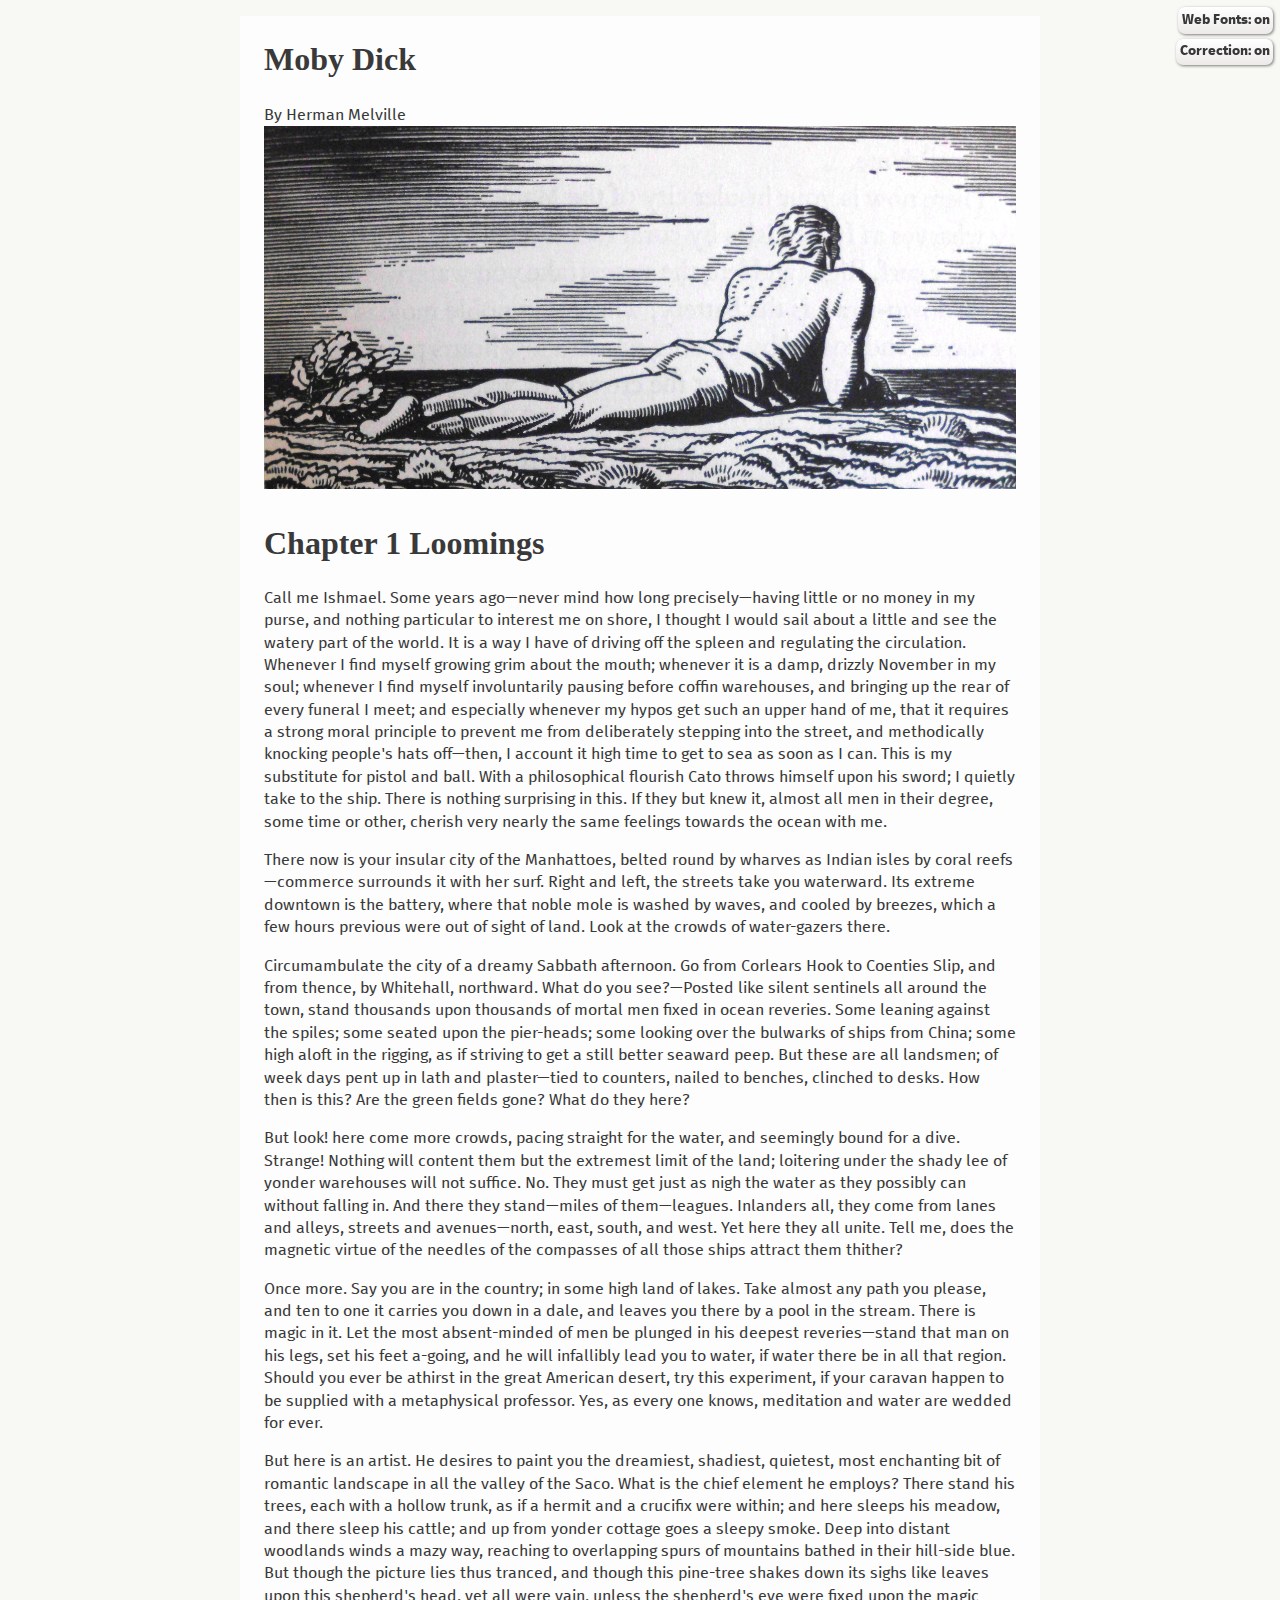
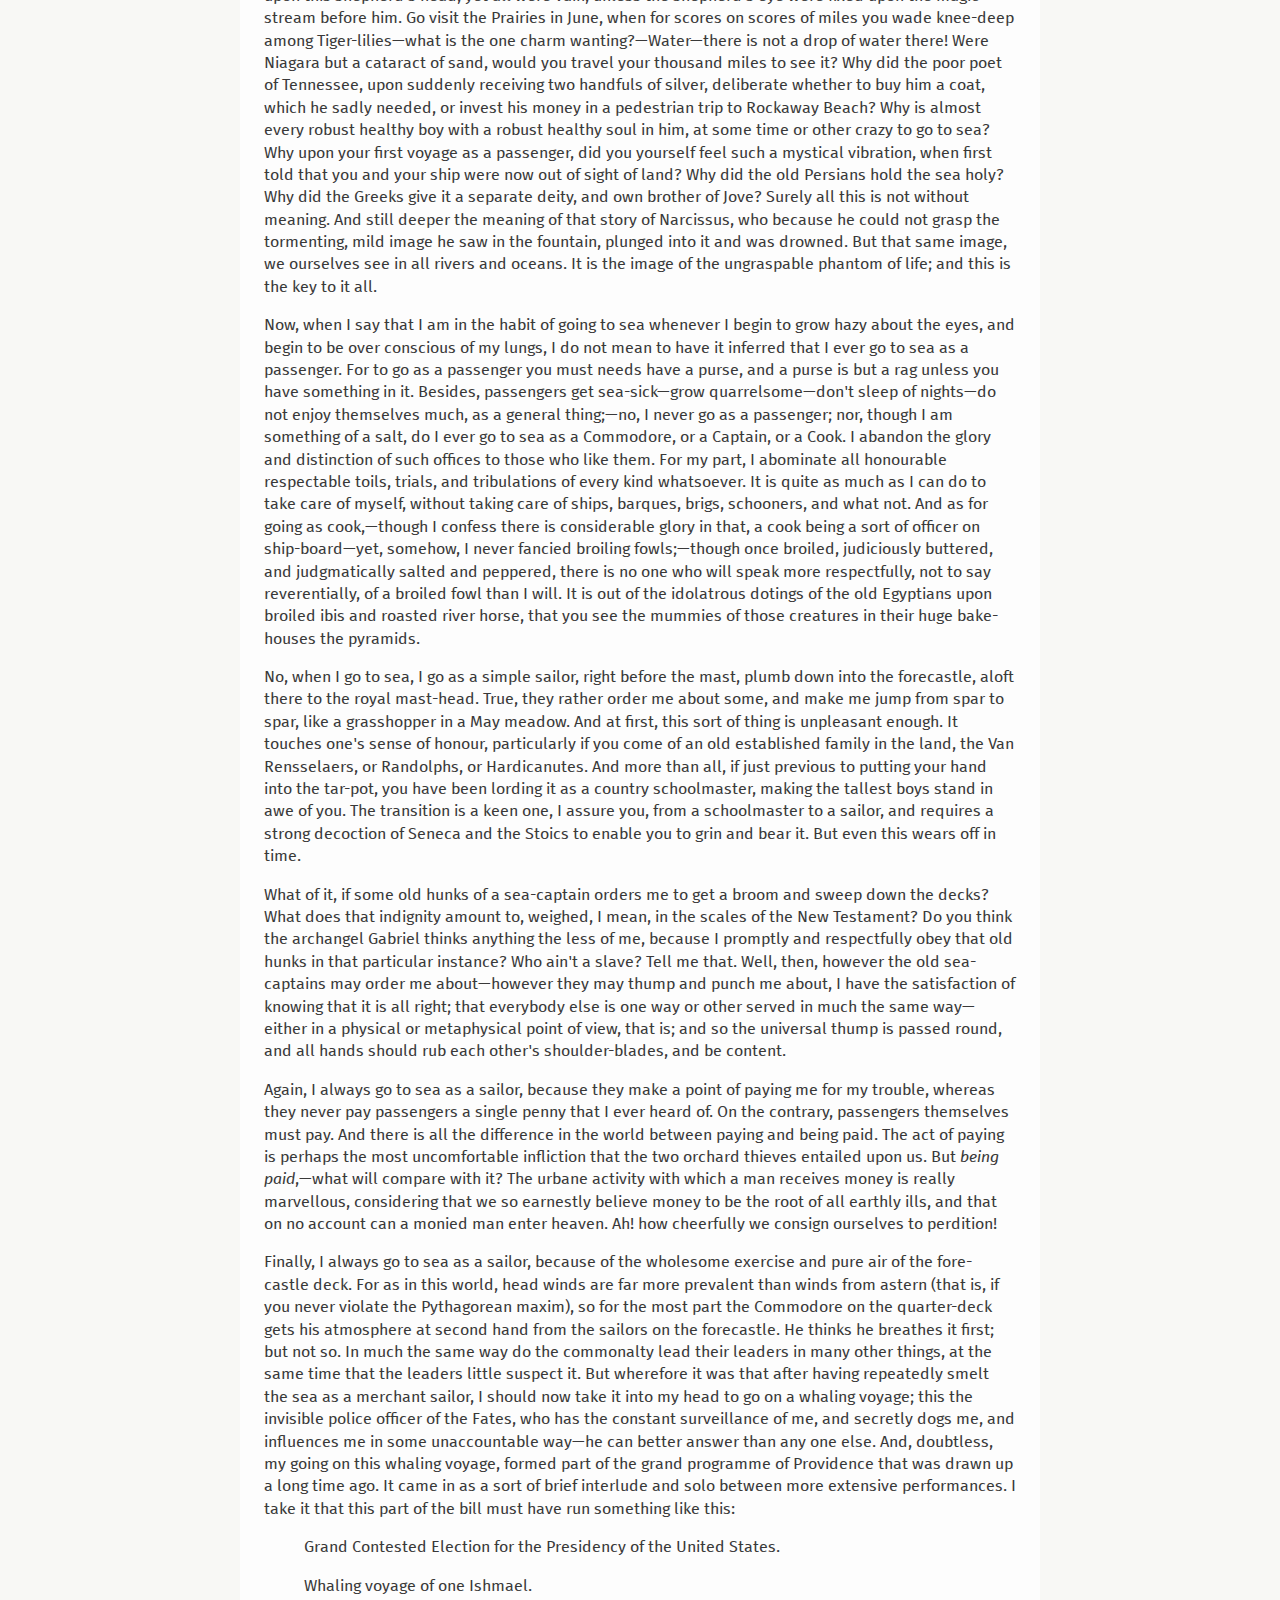
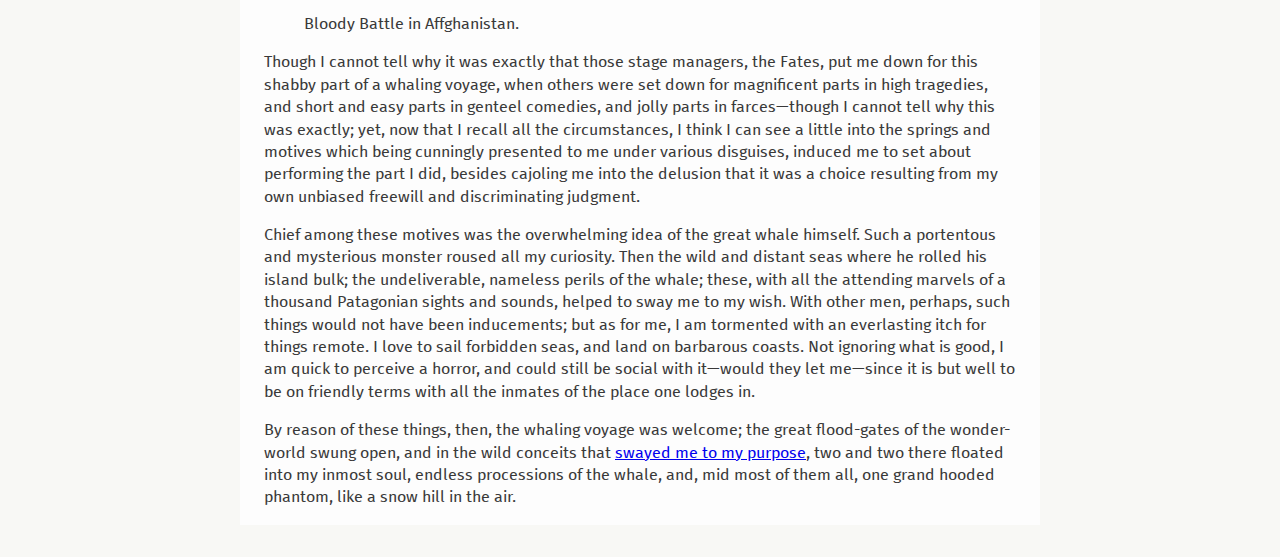
<file: index.html>
<!DOCTYPE html>
<!--[if lt IE 7]>      <html class="no-js lt-ie9 lt-ie8 lt-ie7"> <![endif]-->
<!--[if IE 7]>         <html class="no-js lt-ie9 lt-ie8"> <![endif]-->
<!--[if IE 8]>         <html class="no-js lt-ie9"> <![endif]-->
<!--[if gt IE 8]><!--> <html class="no-js"> <!--<![endif]-->
    <head>
        <meta charset="utf-8">
        <meta http-equiv="X-UA-Compatible" content="IE=edge,chrome=1">
        <title>Moby Dick: Chapter 1. Loomings</title>
        <meta name="description" content="">
		<meta name="viewport" content="width=device-width, initial-scale=1.0">

        <link rel="stylesheet" href="css/demo_layout.css">
        <link rel="stylesheet" href="css/fontface.css">
        <link rel="stylesheet" href="css/styles.css">
        <script src="js/modernizr.custom.52216.js"></script>
		<!--[if lt IE 9 ]>
        <script src="js/respond.min.js"></script>
		<![endif]-->
		<!--[if lt IE 7 ]>
		    <script src="js/dd_belatedpng.js"></script>
		    <script>DD_belatedPNG.fix("img, .png_bg"); // Fix any <img> or .png_bg bg-images. Also, please read goo.gl/mZiyb </script>
		<![endif]-->

    </head>
    <body>
		<!-- BEGIN web font toggle -->
		<a href="#" class="toggle-fonts button on">Web Fonts</a>
		<a href="#" class="toggle-font-correction button on">Correction</a>
		<style>
			.button {
			  font-size: 14px;
			  font-family: "Fira Sans", Helvetica, Arial, sans-serif;
			  text-decoration: none;
			  font-weight: bold;
			  color: #383838;
			  background-color: #fefafa;
			  background-image: -webkit-gradient(linear, 50% 0%, 50% 100%, color-stop(0%, #ffffff), color-stop(100%, #ede9e9)) !important;
			  background-image: -webkit-linear-gradient(#ffffff, #ede9e9) !important;
			  background-image: -moz-linear-gradient(#ffffff, #ede9e9) !important;
			  background-image: -o-linear-gradient(#ffffff, #ede9e9) !important;
			  background-image: linear-gradient(#ffffff, #ede9e9) !important;
			  display: inline-block;
			  padding: 0.25em !important;
			  -webkit-border-radius: 0.5em;
			  -moz-border-radius: 0.5em;
			  -ms-border-radius: 0.5em;
			  -o-border-radius: 0.5em;
			  border-radius: 0.5em;
			  -webkit-box-shadow: 1px 1px 3px rgba(0, 0, 0, 0.5);
			  -moz-box-shadow: 1px 1px 3px rgba(0, 0, 0, 0.5);
			  box-shadow: 1px 1px 3px rgba(0, 0, 0, 0.5);
			  text-shadow: none !important;
			}
			.button:hover {
			  background-color: #e4e1e1;
			  background-image: -webkit-gradient(linear, 50% 0%, 50% 100%, color-stop(0%, #fefafa), color-stop(100%, #cbc7c7)) !important;
			  background-image: -webkit-linear-gradient(#fefafa, #cbc7c7) !important;
			  background-image: -moz-linear-gradient(#fefafa, #cbc7c7) !important;
			  background-image: -o-linear-gradient(#fefafa, #cbc7c7) !important;
			  background-image: linear-gradient(#fefafa, #cbc7c7) !important;
			}
			.toggle-fonts {
			  position: fixed; 
			  top: 0.5em; 
			  right: 8em; 
			  z-index: 999;
			}
			@media (min-width: 30em) {
				.toggle-fonts {
				    right: 0.5em; 
				}
			}
			.toggle-font-correction {
			  position: fixed; 
			  top: 0.5em; 
			  right: 0.5em; 
			  z-index: 999;
			}
			@media (min-width: 30em) {
				.toggle-font-correction {
				    top: 2.75em; 
				}
			}
			.toggle-fonts.on:after, 
			.toggle-font-correction.on:after {
			  content: ": on";
			}
			.toggle-fonts.off:after, 
			.toggle-font-correction.off:after {
			  content: ": off";
			}
		</style>
				
				
        		<!-- END web font toggle -->
        <div id="top"></div>
        <div class="page">
        	<header role="banner" class="clearfix">
        		<h1>Moby Dick</h1>
        		<span class="author"><label>By</label> Herman Melville</span>
        	</header>
        	<div class="main">
        		<div class="main-content clearfix">
        			<article>
        				<header>
	        				<figure><img src="images/chapter1_main.jpg" alt="" /></figure>
							<h1 class="title"><label>Chapter 1</label> Loomings</h1>
        				</header>
						<div class="article-text">
						    <p>
						      Call me Ishmael. Some years ago—never mind how long precisely—having
						      little or no money in my purse, and nothing particular to interest me on
						      shore, I thought I would sail about a little and see the watery part of
						      the world. It is a way I have of driving off the spleen and regulating the
						      circulation. Whenever I find myself growing grim about the mouth; whenever
						      it is a damp, drizzly November in my soul; whenever I find myself
						      involuntarily pausing before coffin warehouses, and bringing up the rear
						      of every funeral I meet; and especially whenever my hypos get such an
						      upper hand of me, that it requires a strong moral principle to prevent me
						      from deliberately stepping into the street, and methodically knocking
						      people's hats off—then, I account it high time to get to sea as soon
						      as I can. This is my substitute for pistol and ball. With a philosophical
						      flourish Cato throws himself upon his sword; I quietly take to the ship.
						      There is nothing surprising in this. If they but knew it, almost all men
						      in their degree, some time or other, cherish very nearly the same feelings
						      towards the ocean with me.
						    </p>
						    <p>
						      There now is your insular city of the Manhattoes, belted round by wharves
						      as Indian isles by coral reefs—commerce surrounds it with her surf.
						      Right and left, the streets take you waterward. Its extreme downtown is
						      the battery, where that noble mole is washed by waves, and cooled by
						      breezes, which a few hours previous were out of sight of land. Look at the
						      crowds of water-gazers there.
						    </p>
						    <p>
						      Circumambulate the city of a dreamy Sabbath afternoon. Go from Corlears
						      Hook to Coenties Slip, and from thence, by Whitehall, northward. What do
						      you see?—Posted like silent sentinels all around the town, stand
						      thousands upon thousands of mortal men fixed in ocean reveries. Some
						      leaning against the spiles; some seated upon the pier-heads; some looking
						      over the bulwarks of ships from China; some high aloft in the rigging, as
						      if striving to get a still better seaward peep. But these are all
						      landsmen; of week days pent up in lath and plaster—tied to counters,
						      nailed to benches, clinched to desks. How then is this? Are the green
						      fields gone? What do they here?
						    </p>
						    <p>
						      But look! here come more crowds, pacing straight for the water, and
						      seemingly bound for a dive. Strange! Nothing will content them but the
						      extremest limit of the land; loitering under the shady lee of yonder
						      warehouses will not suffice. No. They must get just as nigh the water as
						      they possibly can without falling in. And there they stand—miles of
						      them—leagues. Inlanders all, they come from lanes and alleys,
						      streets and avenues—north, east, south, and west. Yet here they all
						      unite. Tell me, does the magnetic virtue of the needles of the compasses
						      of all those ships attract them thither?
						    </p>
						    <p>
						      Once more. Say you are in the country; in some high land of lakes. Take
						      almost any path you please, and ten to one it carries you down in a dale,
						      and leaves you there by a pool in the stream. There is magic in it. Let
						      the most absent-minded of men be plunged in his deepest reveries—stand
						      that man on his legs, set his feet a-going, and he will infallibly lead
						      you to water, if water there be in all that region. Should you ever be
						      athirst in the great American desert, try this experiment, if your caravan
						      happen to be supplied with a metaphysical professor. Yes, as every one
						      knows, meditation and water are wedded for ever.
						    </p>
						    <p>
						      But here is an artist. He desires to paint you the dreamiest, shadiest,
						      quietest, most enchanting bit of romantic landscape in all the valley of
						      the Saco. What is the chief element he employs? There stand his trees,
						      each with a hollow trunk, as if a hermit and a crucifix were within; and
						      here sleeps his meadow, and there sleep his cattle; and up from yonder
						      cottage goes a sleepy smoke. Deep into distant woodlands winds a mazy way,
						      reaching to overlapping spurs of mountains bathed in their hill-side blue.
						      But though the picture lies thus tranced, and though this pine-tree shakes
						      down its sighs like leaves upon this shepherd's head, yet all were vain,
						      unless the shepherd's eye were fixed upon the magic stream before him. Go
						      visit the Prairies in June, when for scores on scores of miles you wade
						      knee-deep among Tiger-lilies—what is the one charm wanting?—Water—there
						      is not a drop of water there! Were Niagara but a cataract of sand, would
						      you travel your thousand miles to see it? Why did the poor poet of
						      Tennessee, upon suddenly receiving two handfuls of silver, deliberate
						      whether to buy him a coat, which he sadly needed, or invest his money in a
						      pedestrian trip to Rockaway Beach? Why is almost every robust healthy boy
						      with a robust healthy soul in him, at some time or other crazy to go to
						      sea? Why upon your first voyage as a passenger, did you yourself feel such
						      a mystical vibration, when first told that you and your ship were now out
						      of sight of land? Why did the old Persians hold the sea holy? Why did the
						      Greeks give it a separate deity, and own brother of Jove? Surely all this
						      is not without meaning. And still deeper the meaning of that story of
						      Narcissus, who because he could not grasp the tormenting, mild image he
						      saw in the fountain, plunged into it and was drowned. But that same image,
						      we ourselves see in all rivers and oceans. It is the image of the
						      ungraspable phantom of life; and this is the key to it all.
						    </p>
						    <p>
						      Now, when I say that I am in the habit of going to sea whenever I begin to
						      grow hazy about the eyes, and begin to be over conscious of my lungs, I do
						      not mean to have it inferred that I ever go to sea as a passenger. For to
						      go as a passenger you must needs have a purse, and a purse is but a rag
						      unless you have something in it. Besides, passengers get sea-sick—grow
						      quarrelsome—don't sleep of nights—do not enjoy themselves
						      much, as a general thing;—no, I never go as a passenger; nor, though
						      I am something of a salt, do I ever go to sea as a Commodore, or a
						      Captain, or a Cook. I abandon the glory and distinction of such offices to
						      those who like them. For my part, I abominate all honourable respectable
						      toils, trials, and tribulations of every kind whatsoever. It is quite as
						      much as I can do to take care of myself, without taking care of ships,
						      barques, brigs, schooners, and what not. And as for going as cook,—though
						      I confess there is considerable glory in that, a cook being a sort of
						      officer on ship-board—yet, somehow, I never fancied broiling fowls;—though
						      once broiled, judiciously buttered, and judgmatically salted and peppered,
						      there is no one who will speak more respectfully, not to say
						      reverentially, of a broiled fowl than I will. It is out of the idolatrous
						      dotings of the old Egyptians upon broiled ibis and roasted river horse,
						      that you see the mummies of those creatures in their huge bake-houses the
						      pyramids.
						    </p>
						    <p>
						      No, when I go to sea, I go as a simple sailor, right before the mast,
						      plumb down into the forecastle, aloft there to the royal mast-head. True,
						      they rather order me about some, and make me jump from spar to spar, like
						      a grasshopper in a May meadow. And at first, this sort of thing is
						      unpleasant enough. It touches one's sense of honour, particularly if you
						      come of an old established family in the land, the Van Rensselaers, or
						      Randolphs, or Hardicanutes. And more than all, if just previous to putting
						      your hand into the tar-pot, you have been lording it as a country
						      schoolmaster, making the tallest boys stand in awe of you. The transition
						      is a keen one, I assure you, from a schoolmaster to a sailor, and requires
						      a strong decoction of Seneca and the Stoics to enable you to grin and bear
						      it. But even this wears off in time.
						    </p>
						    <p>
						      What of it, if some old hunks of a sea-captain orders me to get a broom
						      and sweep down the decks? What does that indignity amount to, weighed, I
						      mean, in the scales of the New Testament? Do you think the archangel
						      Gabriel thinks anything the less of me, because I promptly and
						      respectfully obey that old hunks in that particular instance? Who ain't a
						      slave? Tell me that. Well, then, however the old sea-captains may order me
						      about—however they may thump and punch me about, I have the
						      satisfaction of knowing that it is all right; that everybody else is one
						      way or other served in much the same way—either in a physical or
						      metaphysical point of view, that is; and so the universal thump is passed
						      round, and all hands should rub each other's shoulder-blades, and be
						      content.
						    </p>
						    <p>
						      Again, I always go to sea as a sailor, because they make a point of paying
						      me for my trouble, whereas they never pay passengers a single penny that I
						      ever heard of. On the contrary, passengers themselves must pay. And there
						      is all the difference in the world between paying and being paid. The act
						      of paying is perhaps the most uncomfortable infliction that the two
						      orchard thieves entailed upon us. But <i>being paid</i>,—what will compare
						      with it? The urbane activity with which a man receives money is really
						      marvellous, considering that we so earnestly believe money to be the root
						      of all earthly ills, and that on no account can a monied man enter heaven.
						      Ah! how cheerfully we consign ourselves to perdition!
						    </p>
						    <p>
						      Finally, I always go to sea as a sailor, because of the wholesome exercise
						      and pure air of the fore-castle deck. For as in this world, head winds are
						      far more prevalent than winds from astern (that is, if you never violate
						      the Pythagorean maxim), so for the most part the Commodore on the
						      quarter-deck gets his atmosphere at second hand from the sailors on the
						      forecastle. He thinks he breathes it first; but not so. In much the same
						      way do the commonalty lead their leaders in many other things, at the same
						      time that the leaders little suspect it. But wherefore it was that after
						      having repeatedly smelt the sea as a merchant sailor, I should now take it
						      into my head to go on a whaling voyage; this the invisible police officer
						      of the Fates, who has the constant surveillance of me, and secretly dogs
						      me, and influences me in some unaccountable way—he can better answer
						      than any one else. And, doubtless, my going on this whaling voyage, formed
						      part of the grand programme of Providence that was drawn up a long time
						      ago. It came in as a sort of brief interlude and solo between more
						      extensive performances. I take it that this part of the bill must have run
						      something like this:
						    </p>
						    <blockquote><p>
						      Grand Contested Election for the Presidency of the United States.
						    </p></blockquote>
						    <blockquote><p>
						      Whaling voyage of one Ishmael.
						    </p></blockquote>
						    <blockquote><p>
						      Bloody Battle in Affghanistan.
						    </p></blockquote>
						    <p>
						      Though I cannot tell why it was exactly that those stage managers, the
						      Fates, put me down for this shabby part of a whaling voyage, when others
						      were set down for magnificent parts in high tragedies, and short and easy
						      parts in genteel comedies, and jolly parts in farces—though I cannot
						      tell why this was exactly; yet, now that I recall all the circumstances, I
						      think I can see a little into the springs and motives which being
						      cunningly presented to me under various disguises, induced me to set about
						      performing the part I did, besides cajoling me into the delusion that it
						      was a choice resulting from my own unbiased freewill and discriminating
						      judgment.
						    </p>
						    <p>
						      Chief among these motives was the overwhelming idea of the great whale
						      himself. Such a portentous and mysterious monster roused all my curiosity.
						      Then the wild and distant seas where he rolled his island bulk; the
						      undeliverable, nameless perils of the whale; these, with all the attending
						      marvels of a thousand Patagonian sights and sounds, helped to sway me to
						      my wish. With other men, perhaps, such things would not have been
						      inducements; but as for me, I am tormented with an everlasting itch for
						      things remote. I love to sail forbidden seas, and land on barbarous
						      coasts. Not ignoring what is good, I am quick to perceive a horror, and
						      could still be social with it—would they let me—since it is
						      but well to be on friendly terms with all the inmates of the place one
						      lodges in.
						    </p>
						    <p>
						      By reason of these things, then, the whaling voyage was welcome; the great
						      flood-gates of the wonder-world swung open, and in the wild conceits that
						      <a href="#">swayed me to my purpose</a>, two and two there floated into my inmost soul,
						      endless processions of the whale, and, mid most of them all, one grand
						      hooded phantom, like a snow hill in the air.
						    </p>
						</div><!-- /article text -->
        				</article>
        			</section><!-- /main-content -->
        		</div><!-- /content -->

        	</div><!-- /main -->

        </div><!-- /page -->

      <script src="js/jquery-1.11.0.min.js"></script>
      <script src="js/script.js"></script>
    </body>
</html>
</file>
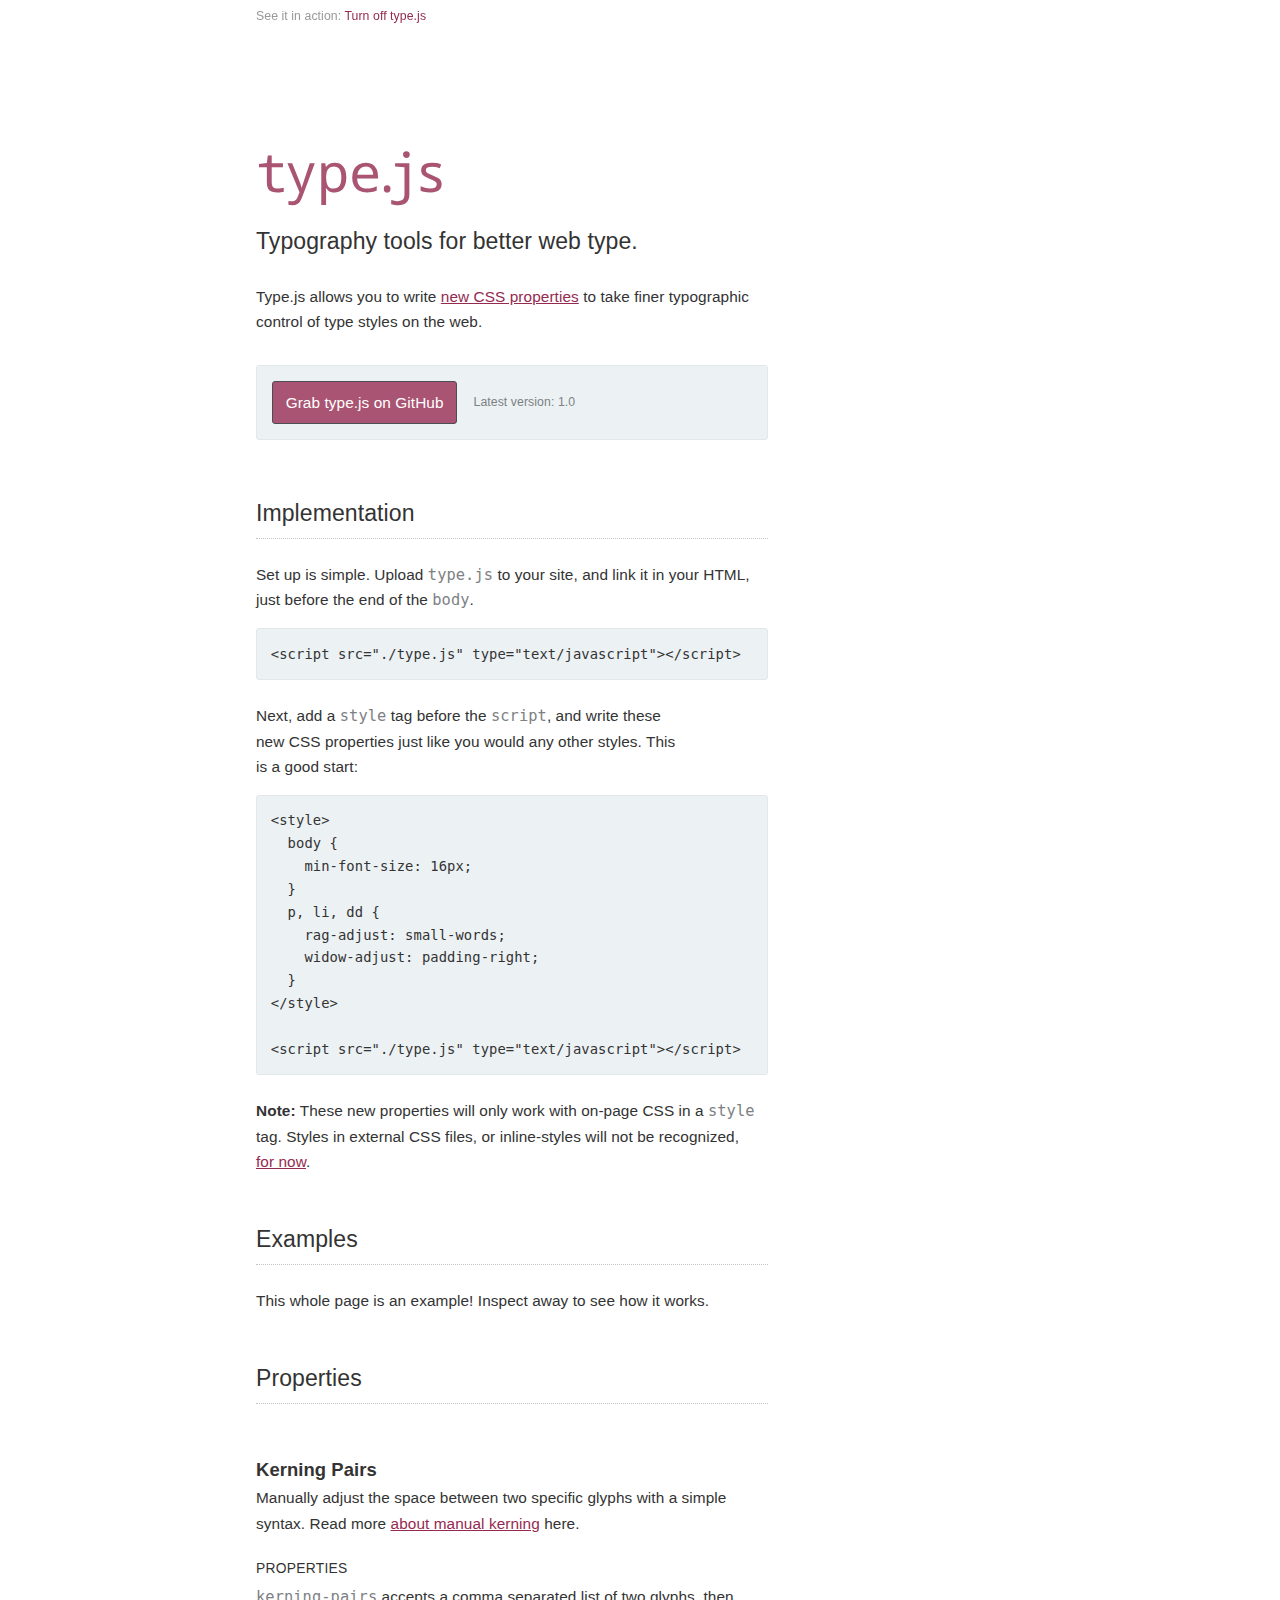
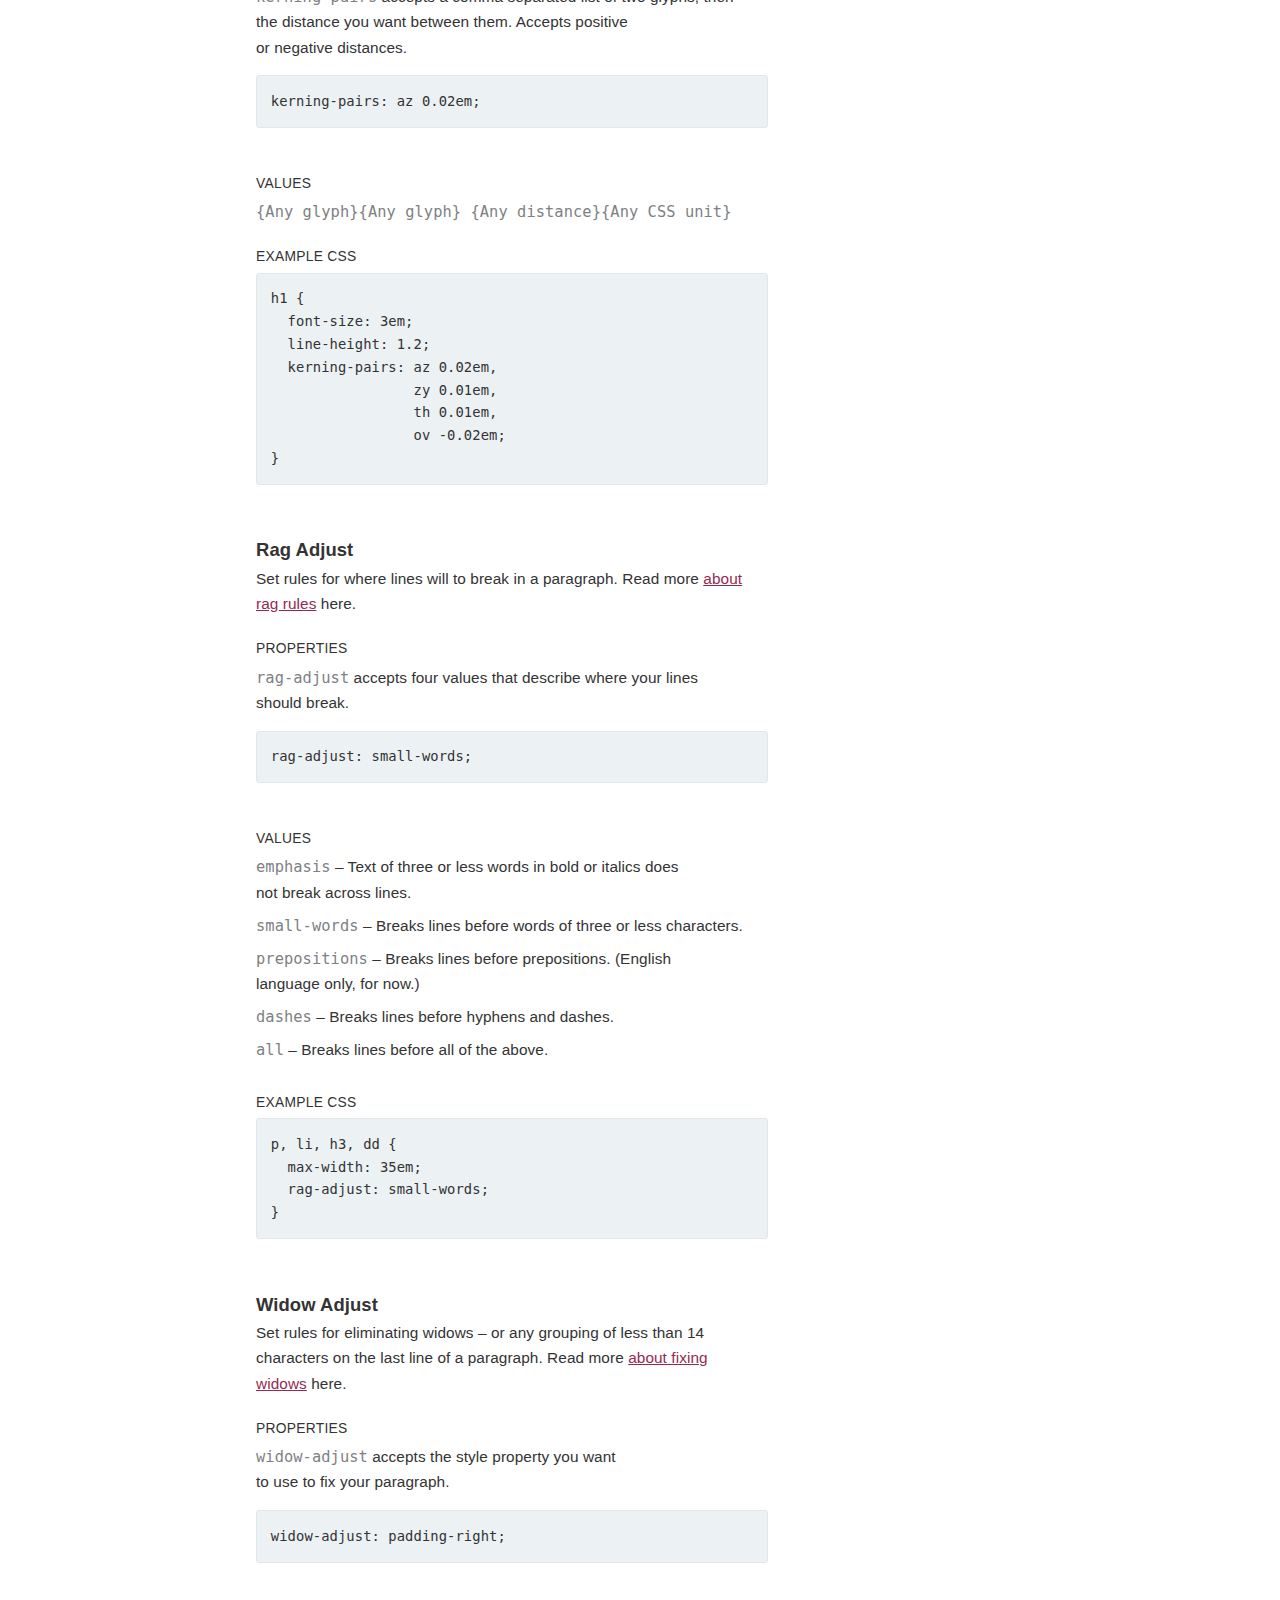
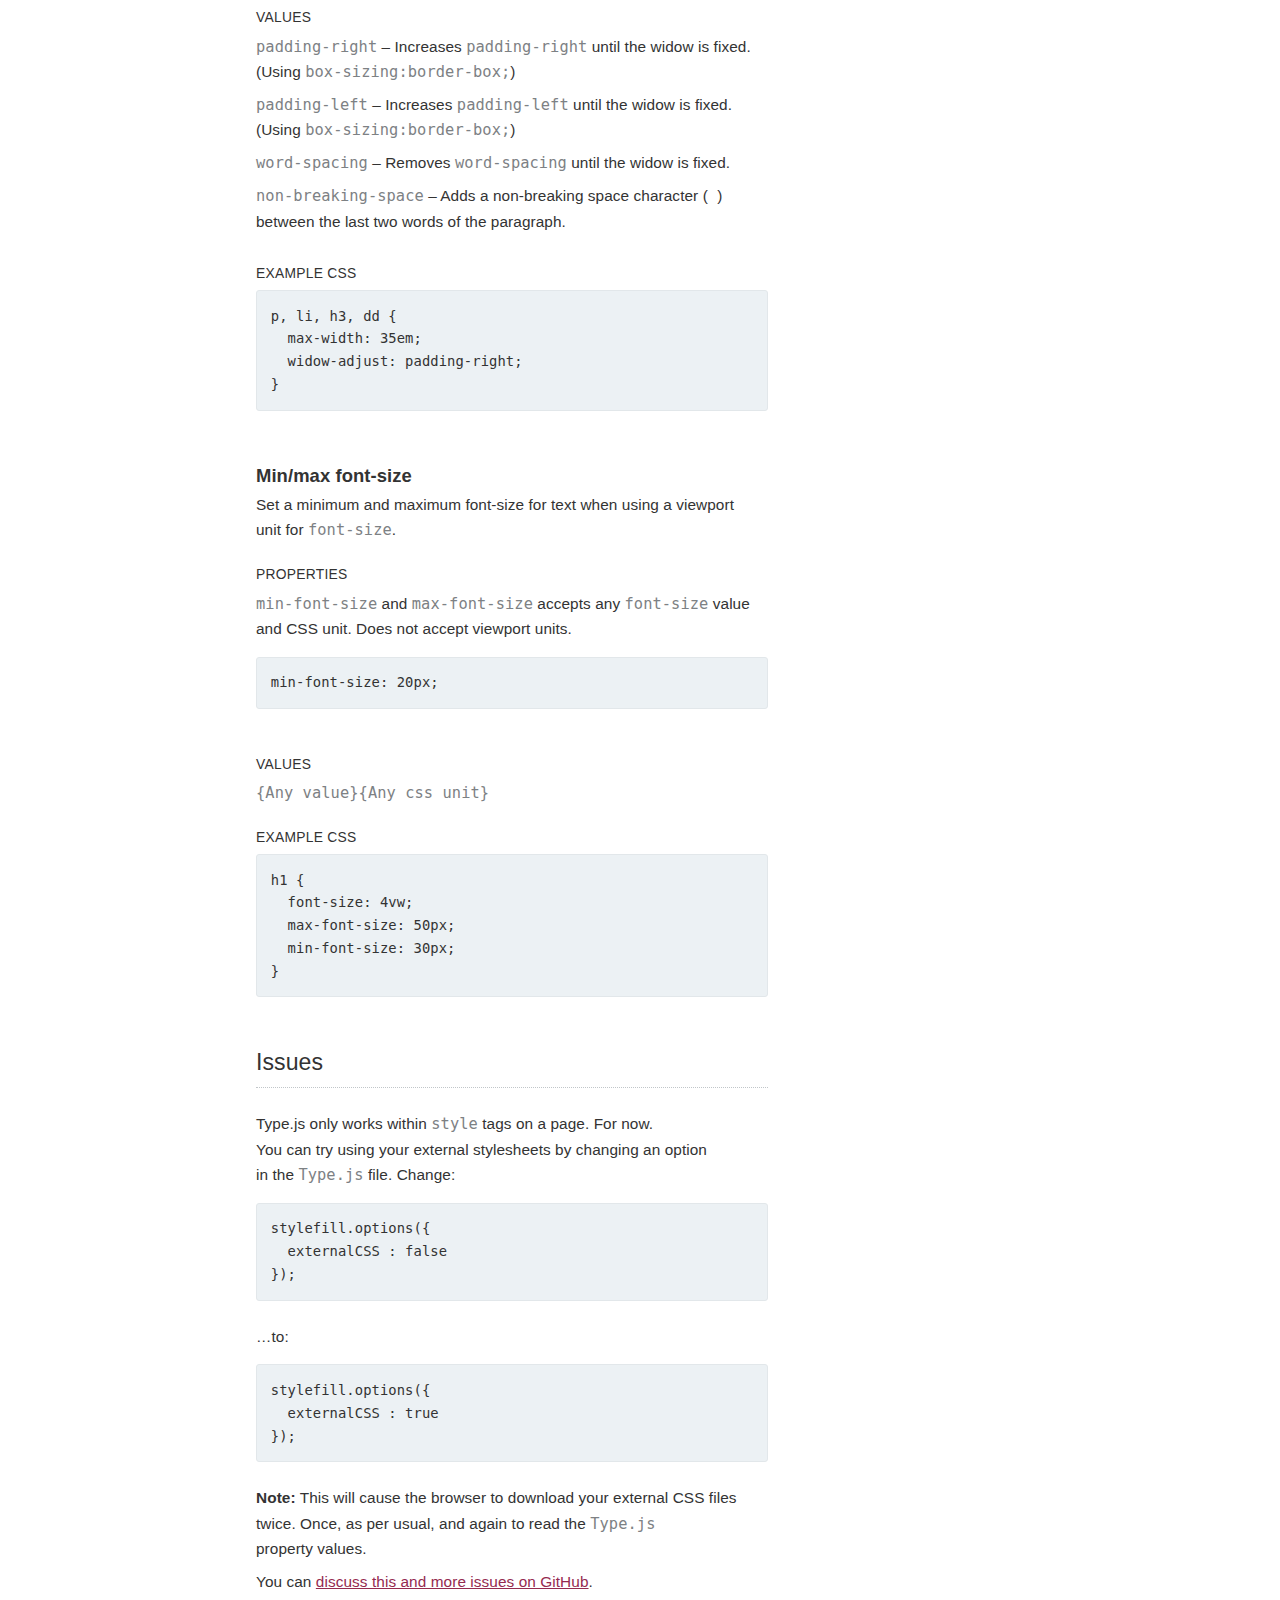
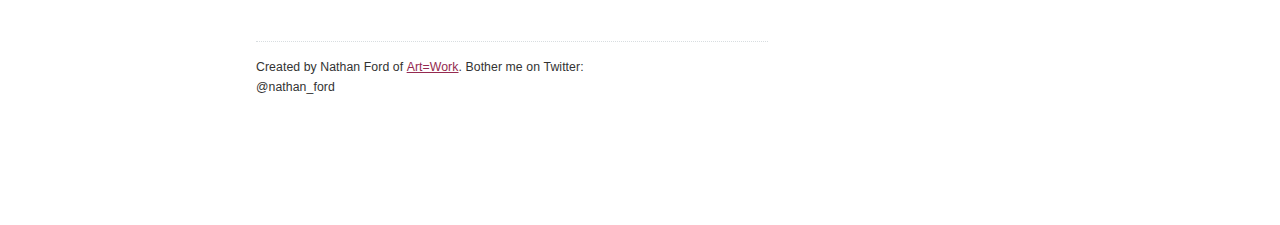
<file: js/type.js-master/index.html>
<!DOCTYPE html>
<html>
<head>
    
<meta charset=utf-8 />
<meta name="author" content="Nathan Ford" />
<meta name="description" content="Typography tools for better web type. Type.js allows you to write new CSS properties to take finer typographic control of type styles on the web." />

<meta name="viewport" content="width=device-width, minimum-scale=1.0, initial-scale=1.0" />

<title>type.js</title>

<link href='http://fonts.googleapis.com/css?family=Droid+Sans+Mono' rel='stylesheet' type='text/css'>
<link href="./css/styles.css" rel="stylesheet" />

</head>
<body>

	<div id="toggler">See it in action: <a id="toggle" rel="on" href="#">Turn off type.js</a></div>

	<header id="site-header">
	
		<h1>type.js</h1>
		
		<h2>Typography tools for better web type.</h2>
		
		<p>Type.js allows you to write <a href="#properties">new CSS properties</a> to take finer typographic control of type styles on the web.</p>
	
	</header>
	
	<section id="implementation">
		
		<div id="download" class="box clearfix">
			
			<a class="button" href="https://github.com/nathanford/type.js">Grab type.js on GitHub</a>
			
			<p class="detail">Latest version: 1.0</p>
			
		</div>
		
		<h2>Implementation</h2>
		
		<p>Set up is simple. Upload <code>type.js</code> to your site, and link it in your HTML, just before the end of the <code>body</code>.</p>
		
		<figure>
			<pre>&lt;script src="./type.js" type="text/javascript">&lt;/script></pre>
		</figure>
		
		<p>Next, add a <code>style</code> tag before the <code>script</code>, and write these new CSS properties just like you would any other styles. This is a good start:</p>
		
		<figure>
			<pre>&lt;style>
  body {
    min-font-size: 16px;
  }
  p, li, dd {
    rag-adjust: small-words;
    widow-adjust: padding-right;
  }
&lt;/style>

&lt;script src="./type.js" type="text/javascript">&lt;/script></pre>
		</figure>
		
		<p><strong>Note:</strong> These new properties will only work with on-page CSS in a <code>style</code> tag. Styles in external CSS files, or inline-styles will not be recognized, <a href="#issues">for now</a>.</p>
		
	</section>
	
	<section id="examples">
		
		<h2>Examples</h2>
		
		<p>This whole page is an example! Inspect away to see how it works.</p>
	
	</section>
	
	<section id="properties">
	
		<h2>Properties</h2>
	
		<h3 id="kerning-pairs">Kerning Pairs</h3>
		<p>Manually adjust the space between two specific glyphs with a simple syntax. Read more <a href="http://artequalswork.com/posts/manual-kerning/" title="A Manual Kerning Method for the Web on Art=Work">about manual kerning</a> here.</p>
	
		<h4>Properties</h4>
		<p><code>kerning-pairs</code> accepts a comma separated list of two glyphs, then the distance you want between them. Accepts positive or negative distances.</p>
		
		<figure>
			<pre>kerning-pairs: az 0.02em;</pre>
		</figure>
		
		<h4>Values</h4>
		<p><code>{Any glyph}{Any glyph} {Any distance}{Any CSS unit}</code></p>
		
		<h4>Example CSS</h4>
		
		<figure>
			<pre>h1 {
  font-size: 3em;
  line-height: 1.2;
  kerning-pairs: az 0.02em,
                 zy 0.01em,
                 th 0.01em,
                 ov -0.02em; 
}</pre>
		</figure>
		
		<h3 id="rag-adjust">Rag Adjust</h3>
		<p>Set rules for where lines will to break in a paragraph. Read more <a href="http://24ways.org/2013/run-ragged/" title="Run Ragged on 24 ways">about rag rules</a> here.</p>
		
		<h4>Properties</h4>
		<p><code>rag-adjust</code> accepts four values that describe where your lines should break.</p>
		
		<figure>
			<pre>rag-adjust: small-words;</pre>
		</figure>
		
		<h4>Values</h4>
		<ul>
			<li><p><code>emphasis</code> &ndash; Text of three or less words in bold or italics does not break across lines.</p></li>
			<li><p><code>small-words</code> &ndash; Breaks lines before words of three or less characters.</p></li>
			<li><p><code>prepositions</code> &ndash; Breaks lines before prepositions. (English language only, for now.)</p></li>
			<li><p><code>dashes</code> &ndash; Breaks lines before hyphens and dashes.</p></li>
			<li><p><code>all</code> &ndash; Breaks lines before all of the above.</p></li>
		</ul>
		
		<h4>Example CSS</h4>
		<figure>
			<pre>p, li, h3, dd {
  max-width: 35em;
  rag-adjust: small-words;
}</pre>
		</figure>
		
		<h3 id="widow-adjust">Widow Adjust</h3>
		<p>Set rules for eliminating widows &ndash; or any grouping of less than 14 characters on the last line of a paragraph. Read more <a href="http://artequalswork.com/posts/on-widows/" title="On Widows, and How to Tame Them on Art=Work">about fixing widows</a> here.</p>
		
		<h4>Properties</h4>
		<p><code>widow-adjust</code> accepts the style property you want to use to fix your paragraph.</p>
		
		<figure>
			<pre>widow-adjust: padding-right;</pre>
		</figure>
		
		<h4>Values</h4>
		<ul>
			<li><p><code>padding-right</code> &ndash; Increases <code>padding-right</code> until the widow is fixed. (Using <code>box-sizing:border-box;</code>)</p></li>
			<li><p><code>padding-left</code> &ndash; Increases <code>padding-left</code> until the widow is fixed. (Using <code>box-sizing:border-box;</code>)</p></li>
			<li><p><code>word-spacing</code> &ndash; Removes <code>word-spacing</code> until the widow is fixed.</p></li>
			<li><p><code>non-breaking-space</code> &ndash; Adds a non-breaking space character (<code>&#160;</code>) between the last two words of the paragraph.</p></li>
		</ul>
		
		<h4>Example CSS</h4>
		<figure>
			<pre>p, li, h3, dd {
  max-width: 35em;
  widow-adjust: padding-right;
}</pre>
		</figure>
		
		<h3 id="min-max-font-size">Min/max font-size</h3>
		<p>Set a minimum and maximum font-size for text when using a viewport unit for <code>font-size</code>.</p>
		
		<h4>Properties</h4>
	 	<p><code>min-font-size</code> and <code>max-font-size</code> accepts any <code>font-size</code> value and CSS unit. Does not accept viewport units.</p>
	 	
	 	<figure>
			<pre>min-font-size: 20px;</pre>
		</figure>
		
		<h4>Values</h4>
		<p><code>{Any value}{Any css unit}</code></p>
		
		<h4>Example CSS</h4>
		<figure>
			<pre>h1 {
  font-size: 4vw;
  max-font-size: 50px;
  min-font-size: 30px;
}</pre>
		</figure>
		
	</section>
	
	<section id="issues">
	
		<h2>Issues</h2>
		
		<p>Type.js only works within <code>style</code> tags on a page. For now. You can try using your external stylesheets by changing an option in the <code>Type.js</code> file. Change:</p>
		
		<figure>
			<pre>stylefill.options({
  externalCSS : false			
});</pre>
		</figure>
		
		<p>&hellip;to:</p>
		
		<figure>
		<pre>stylefill.options({
  externalCSS : true		
});</pre>
		</figure>
		
		<p><strong>Note:</strong> This will cause the browser to download your external CSS files twice. Once, as per usual, and again to read the <code>Type.js</code> property values.</p>
		
		<p>You can <a href="https://github.com/nathanford/type.js/issues" title="View issues">discuss this and more issues on GitHub</a>.</p>
	
	</section>
	
	<footer id="site-footer">
		
		<p>Created by Nathan Ford of <a href="http://artequalswork.com" title="Visit Art=Work">Art=Work</a>. Bother me on Twitter: <a href="http://twitter.com/nathan_ford">@nathan_ford</a></p>
		
	</footer>
	
	<style>
		
		body {
			min-font-size: 12px;
		}
		
		h1 {
			kerning-pairs: ty -0.05em,
										 pe -0.01em,
										 e. -0.18em,
										 .j -0.28em,
										 js -0.1em;
		}
		
		#site-header h2 {
			widow-adjust: non-breaking-space;
		}
	
		p, li {
			rag-adjust: small-words;
			widow-adjust: non-breaking-space;
		}
		
	</style>
	
	<script src="./js/type.js" type="text/javascript"></script>
	
	<!-- Ignore the rest of this... just a script to toggle the styles on and off -->
	
	<script type="text/javascript">
		
		var toggle = document.getElementById('toggle');
		
		toggle.addEventListener('click', function(e) {
			
			if (this.rel == 'on') {
			
				var eles = document.querySelectorAll('*'),
						spans = document.querySelectorAll('span');
						
				spans[0].parentNode.textContent = spans[0].parentNode.textContent
				
				for (i in eles) {
				
					var ele = eles[i];
					
					if (ele.innerHTML) ele.removeAttribute('style');
					
				}
				
				this.setAttribute('rel', 'off');
				this.textContent = 'Turn on type.js'
			
			}
			else {
				
				window.location.reload(false);
				
			}
			
			prevent(e);	
		
		}, false);
		
		function prevent (e) {
		
			if (e.preventDefault) e.preventDefault();
			else event.returnValue = false;
		
		}
	
	
	</script>

</body>
</html>
</file>
<file: css/demo_layout.css>
/* Set theme variables here */
/* 400px */
/* 700px */
/* 900px */
/* 1300px */
/* Page furniture */
.page {
  width: 100%;
  /* this is somewhat arbitrary - just a value that is close to full width but leaves a bit of margin */
  margin: 0 auto;
  /* make sure the page area stays centered */ }
  .page > header {
    padding: 0 0.75em; }
  .page > .main {
    padding: 0 0.75em; }
  .page > footer {
    padding: 0 0.75em; }

@media (min-width: 25em) {
  .page {
    width: 96%;
    max-width: 38em;
    margin: 0 auto;
    /* make sure the page area stays centered */ }
    .page > header {
      padding: 0 0.75em; }
    .page > .main {
      padding: 0 0.75em; }
    .page > footer {
      padding: 0 0.75em; } }
@media (min-width: 43.75em) {
  .page {
    width: 94%;
    max-width: 40em;
    margin: 0 auto;
    /* make sure the page area stays centered */ }
    .page > header {
      padding: 0 0.75em; }
    .page > .main {
      padding: 0 0.75em; }
    .page > footer {
      padding: 0 0.75em; } }
@media (min-width: 56.25em) {
  .page {
    width: 90%;
    max-width: 50em;
    margin: 0 auto;
    /* make sure the page area stays centered */ }
    .page > header {
      padding: 0 1.5em; }
    .page > .main {
      padding: 0 1.5em; }
    .page > footer {
      padding: 0 1.5em; } }
@media (min-width: 81.25em) {
  .page {
    width: 80%;
    max-width: 60em; }
    .page > header {
      padding: 0 1.5em; }
    .page > .main {
      padding: 0 1.5em; }
    .page > footer {
      padding: 0 1.5em; } }
</file>
<file: css/fontface.css>
/* @font-face entries for the Fira Sans webfonts */
/* 'grouped' by family name and assigned to bold/italic styles */
@font-face {
  font-family: "Fira Sans";
  src: url("../fonts/FiraSans/FiraSans-Light.eot");
  src: url("../fonts/FiraSans/FiraSans-Light.eot?#iefix") format("eot"), url("../fonts/FiraSans/FiraSans-Light.woff") format("woff");
  font-weight: 200;
  font-style: normal; }

@font-face {
  font-family: "Fira Sans";
  src: url("../fonts/FiraSans/FiraSans-LightItalic.eot");
  src: url("../fonts/FiraSans/FiraSans-LightItalic.eot?#iefix") format("eot"), url("../fonts/FiraSans/FiraSans-LightItalic.woff") format("woff");
  font-weight: 200;
  font-style: italic; }

@font-face {
  font-family: "Fira Sans";
  src: url("../fonts/FiraSans/FiraSans-Regular.eot");
  src: url("../fonts/FiraSans/FiraSans-Regular.eot?#iefix") format("eot"), url("../fonts/FiraSans/FiraSans-Regular.woff") format("woff");
  font-weight: normal;
  font-style: normal; }

@font-face {
  font-family: "Fira Sans";
  src: url("../fonts/FiraSans/FiraSans-RegularItalic.eot");
  src: url("../fonts/FiraSans/FiraSans-RegularItalic.eot?#iefix") format("eot"), url("../fonts/FiraSans/FiraSans-RegularItalic.woff") format("woff");
  font-weight: normal;
  font-style: italic; }

@font-face {
  font-family: "Fira Sans";
  src: url("../fonts/FiraSans/FiraSans-Medium.eot");
  src: url("../fonts/FiraSans/FiraSans-Medium.eot?#iefix") format("eot"), url("../fonts/FiraSans/FiraSans-Medium.woff") format("woff");
  font-weight: 500;
  font-style: normal; }

@font-face {
  font-family: "Fira Sans";
  src: url("../fonts/FiraSans/FiraSans-MediumItalic.eot");
  src: url("../fonts/FiraSans/FiraSans-MediumItalic.eot?#iefix") format("eot"), url("../fonts/FiraSans/FiraSans-MediumItalic.woff") format("woff");
  font-weight: 500;
  font-style: italic; }

@font-face {
  font-family: "Fira Sans";
  src: url("../fonts/FiraSans/FiraSans-Bold.eot");
  src: url("../fonts/FiraSans/FiraSans-Bold.eot?#iefix") format("eot"), url("../fonts/FiraSans/FiraSans-Bold.woff") format("woff");
  font-weight: bold;
  font-style: normal; }

@font-face {
  font-family: "Fira Sans";
  src: url("../fonts/FiraSans/FiraSans-BoldItalic.eot");
  src: url("../fonts/FiraSans/FiraSans-BoldItalic.eot?#iefix") format("eot"), url("../fonts/FiraSans/FiraSans-BoldItalic.woff") format("woff");
  font-weight: bold;
  font-style: italic; }
</file>
<file: css/styles.css>
/* Import _base.scss variables */
/* Set theme variables here */
/* 400px */
/* 700px */
/* 900px */
/* 1300px */
/*! normalize.css v1.0.1 | MIT License | git.io/normalize */
/* ==========================================================================
   HTML5 display definitions
   ========================================================================== */
/*
 * Corrects `block` display not defined in IE 6/7/8/9 and Firefox 3.
 */
article,
aside,
details,
figcaption,
figure,
footer,
header,
hgroup,
nav,
section,
summary {
  display: block; }

/*
 * Corrects `inline-block` display not defined in IE 6/7/8/9 and Firefox 3.
 */
audio,
canvas,
video {
  display: inline-block;
  *display: inline;
  *zoom: 1; }

/* ==========================================================================
   Base
   ========================================================================== */
/*
 * 1. Corrects text resizing oddly in IE 6/7 when body `font-size` is set using
 *    `em` units.
 * 2. Prevents iOS text size adjust after orientation change, without disabling
 *    user zoom.
 */
html {
  font-size: 100%;
  /* 1 */
  -webkit-text-size-adjust: 100%;
  /* 2 */
  -ms-text-size-adjust: 100%;
  /* 2 */ }

/*
 * Addresses `font-family` inconsistency between `textarea` and other form
 * elements.
 */
html,
button,
input,
select,
textarea {
  font-family: sans-serif; }

/*
 * Addresses margins handled incorrectly in IE 6/7.
 */
body {
  margin: 0; }

/* ==========================================================================
   Typography
   ========================================================================== */
/*
 * Addresses font sizes and margins set differently in IE 6/7.
 * Addresses font sizes within `section` and `article` in Firefox 4+, Safari 5,
 * and Chrome.
 */
h1 {
  font-size: 2em;
  margin: 0.67em 0; }

h2 {
  font-size: 1.5em;
  margin: 0.83em 0; }

h3 {
  font-size: 1.17em;
  margin: 1em 0; }

h4 {
  font-size: 1em;
  margin: 1.33em 0; }

h5 {
  font-size: 0.83em;
  margin: 1.67em 0; }

h6 {
  font-size: 0.75em;
  margin: 2.33em 0; }

/*
 * Addresses styling not present in IE 7/8/9, Safari 5, and Chrome.
 */
abbr[title] {
  border-bottom: 1px dotted; }

/*
 * Addresses style set to `bolder` in Firefox 3+, Safari 4/5, and Chrome.
 */
b,
strong {
  font-weight: bold; }

blockquote {
  margin: 1em 40px; }

/*
 * Addresses styling not present in Safari 5 and Chrome.
 */
dfn {
  font-style: italic; }

/*
 * Addresses styling not present in IE 6/7/8/9.
 */
mark {
  background: #ff0;
  color: #000; }

/*
 * Addresses margins set differently in IE 6/7.
 */
p,
pre {
  margin: 1em 0; }

/*
 * Corrects font family set oddly in IE 6, Safari 4/5, and Chrome.
 */
code,
kbd,
pre,
samp {
  font-family: monospace, serif;
  _font-family: 'courier new', monospace;
  font-size: 1em; }

/*
 * Improves readability of pre-formatted text in all browsers.
 */
pre {
  white-space: pre;
  white-space: pre-wrap;
  word-wrap: break-word; }

/*
 * Addresses CSS quotes not supported in IE 6/7.
 */
q {
  quotes: none; }

/*
 * Addresses `quotes` property not supported in Safari 4.
 */
q:before,
q:after {
  content: '';
  content: none; }

/*
 * Addresses inconsistent and variable font size in all browsers.
 */
small {
  font-size: 80%; }

/*
 * Prevents `sub` and `sup` affecting `line-height` in all browsers.
 */
sub,
sup {
  font-size: 75%;
  line-height: 0;
  position: relative;
  vertical-align: baseline; }

sup {
  top: -0.5em; }

sub {
  bottom: -0.25em; }

/* ==========================================================================
   Lists
   ========================================================================== */
/*
 * Addresses margins set differently in IE 6/7.
 */
dl,
menu,
ol,
ul {
  margin: 1em 0; }

dd {
  margin: 0 0 0 40px; }

/*
 * Addresses paddings set differently in IE 6/7.
 */
menu,
ol,
ul {
  padding: 0 0 0 40px; }

/*
 * Corrects list images handled incorrectly in IE 7.
 */
nav ul,
nav ol {
  list-style: none;
  list-style-image: none; }

/* ==========================================================================
   Embedded content
   ========================================================================== */
/*
 * 1. Removes border when inside `a` element in IE 6/7/8/9 and Firefox 3.
 * 2. Improves image quality when scaled in IE 7.
 */
img {
  border: 0;
  /* 1 */
  -ms-interpolation-mode: bicubic;
  /* 2 */ }

/*
 * Corrects overflow displayed oddly in IE 9.
 */
svg:not(:root) {
  overflow: hidden; }

/* ==========================================================================
   Figures
   ========================================================================== */
/*
 * Addresses margin not present in IE 6/7/8/9, Safari 5, and Opera 11.
 */
figure {
  margin: 0; }

/* ==========================================================================
   Forms
   ========================================================================== */
/*
 * Corrects margin displayed oddly in IE 6/7.
 */
form {
  margin: 0; }

/*
 * Define consistent border, margin, and padding.
 */
fieldset {
  border: 1px solid #c0c0c0;
  margin: 0 2px;
  padding: 0.35em 0.625em 0.75em; }

/*
 * 1. Corrects color not being inherited in IE 6/7/8/9.
 * 2. Corrects text not wrapping in Firefox 3.
 * 3. Corrects alignment displayed oddly in IE 6/7.
 */
legend {
  border: 0;
  /* 1 */
  padding: 0;
  white-space: normal;
  /* 2 */
  *margin-left: -7px;
  /* 3 */ }

/*
 * 1. Corrects font size not being inherited in all browsers.
 * 2. Addresses margins set differently in IE 6/7, Firefox 3+, Safari 5,
 *    and Chrome.
 * 3. Improves appearance and consistency in all browsers.
 */
button,
input,
select,
textarea {
  font-size: 100%;
  /* 1 */
  margin: 0;
  /* 2 */
  vertical-align: baseline;
  /* 3 */
  *vertical-align: middle;
  /* 3 */ }

/*
 * Addresses Firefox 3+ setting `line-height` on `input` using `!important` in
 * the UA stylesheet.
 */
button,
input {
  line-height: normal; }

/*
 * 1. Avoid the WebKit bug in Android 4.0.* where (2) destroys native `audio`
 *    and `video` controls.
 * 2. Corrects inability to style clickable `input` types in iOS.
 * 3. Improves usability and consistency of cursor style between image-type
 *    `input` and others.
 * 4. Removes inner spacing in IE 7 without affecting normal text inputs.
 *    Known issue: inner spacing remains in IE 6.
 */
button,
html input[type="button"],
input[type="reset"],
input[type="submit"] {
  -webkit-appearance: button;
  /* 2 */
  cursor: pointer;
  /* 3 */
  *overflow: visible;
  /* 4 */ }

/*
 * Re-set default cursor for disabled elements.
 */
button[disabled],
input[disabled] {
  cursor: default; }

/*
 * 1. Addresses box sizing set to content-box in IE 8/9.
 * 2. Removes excess padding in IE 8/9.
 * 3. Removes excess padding in IE 7.
 *    Known issue: excess padding remains in IE 6.
 */
input[type="checkbox"],
input[type="radio"] {
  box-sizing: border-box;
  /* 1 */
  padding: 0;
  /* 2 */
  *height: 13px;
  /* 3 */
  *width: 13px;
  /* 3 */ }

/*
 * 1. Addresses `appearance` set to `searchfield` in Safari 5 and Chrome.
 * 2. Addresses `box-sizing` set to `border-box` in Safari 5 and Chrome
 *    (include `-moz` to future-proof).
 */
input[type="search"] {
  -webkit-appearance: textfield;
  /* 1 */
  -moz-box-sizing: content-box;
  -webkit-box-sizing: content-box;
  /* 2 */
  box-sizing: content-box; }

/*
 * Removes inner padding and search cancel button in Safari 5 and Chrome
 * on OS X.
 */
input[type="search"]::-webkit-search-cancel-button,
input[type="search"]::-webkit-search-decoration {
  -webkit-appearance: none; }

/*
 * Removes inner padding and border in Firefox 3+.
 */
button::-moz-focus-inner,
input::-moz-focus-inner {
  border: 0;
  padding: 0; }

/*
 * 1. Removes default vertical scrollbar in IE 6/7/8/9.
 * 2. Improves readability and alignment in all browsers.
 */
textarea {
  overflow: auto;
  /* 1 */
  vertical-align: top;
  /* 2 */ }

/* ==========================================================================
   Tables
   ========================================================================== */
/*
 * Remove most spacing between table cells.
 */
table {
  border-collapse: collapse;
  border-spacing: 0; }

/******** HELPERS ********/
/* apply a natural box layout model to all elements */
* {
  -moz-box-sizing: border-box;
  -webkit-box-sizing: border-box;
  box-sizing: border-box; }

/* end update for semantics */
/*
 * Clearfix: contain floats
 *
 * For modern browsers
 * 1. The space content is one way to avoid an Opera bug when the
 *    `contenteditable` attribute is included anywhere else in the document.
 *    Otherwise it causes space to appear at the top and bottom of elements
 *    that receive the `clearfix` class.
 * 2. The use of `table` rather than `block` is only necessary if using
 *    `:before` to contain the top-margins of child elements.
 */
/* line 175, ../sass/h5bp_main.scss */
.clearfix:before,
.clearfix:after {
  content: " ";
  /* 1 */
  display: table;
  /* 2 */ }

/* line 180, ../sass/h5bp_main.scss */
.clearfix:after {
  clear: both; }

/*
 * For IE 6/7 only
 * Include this rule to trigger hasLayout and contain floats.
 */
/* line 189, ../sass/h5bp_main.scss */
.clearfix {
  *zoom: 1; }

/* useful resets from HTML5 BoilerPlate */
/*
 * Remove the gap between images and the bottom of their containers: h5bp.com/i/440
 */
/* line 59, ../sass/h5bp_main.scss */
img {
  vertical-align: middle; }

/*
 * Remove default fieldset styles.
 */
/* line 67, ../sass/h5bp_main.scss */
fieldset {
  border: 0;
  margin: 0;
  padding: 0; }

/*
 * Allow only vertical resizing of textareas.
 */
/* line 77, ../sass/h5bp_main.scss */
textarea {
  resize: vertical; }

/* Minimal page design to provide visual structure */
body, p, caption, th, td, input, textarea, legend, fieldset {
  color: #393939;
  font-family: "Fira Sans", Helvetica, "Lucida Sans", "Lucida Grande", "Lucida Sans Unicode", sans-serif;
  line-height: 1.4; }

h1,
h2,
h3,
h4,
h5,
h6 {
  font-family: Georgia, "Times New Roman", Times, serif; }

body {
  background-color: #f8f8f5; }

.page {
  background-color: #fdfdfd;
  margin-top: 1em;
  margin-bottom: 2em; }

img {
  width: 100%;
  max-width: 100%;
  height: auto; }

figure {
  margin-bottom: 2em; }

figcaption {
  font-family: Georgia, "Times New Roman", Times, serif;
  font-size: 0.875em;
  text-align: right;
  color: #9f9f9f; }

/* Make sure this is last - helps correct for an orientation scale bug in iOS */
@media screen and (orientation: landscape) and (device-width: 320px) and (device-height: 480px) {
  body {
    width: 480px; } }
/*/mediaquery*/
</file>
<file: js/type.js-master/css/styles.css>
/* 

Type.js CSS

Developed by Nathan Ford

INDEX
1. Reset
2. Clearfix
3. General styles

/* 1. Reset ---------------------------------------- */

html, body, div, span, object, iframe,
h1, h2, h3, h4, h5, h6, p, blockquote, pre,
abbr, address, cite, code,
del, dfn, em, img, ins, kbd, q, samp,
small, strong, sub, sup, var,
b, i,
dl, dt, dd, ol, ul, li,
fieldset, form, label, legend,
table, caption, tbody, tfoot, thead, tr, th, td,
article, aside, canvas, details, figcaption, figure, 
footer, header, hgroup, menu, nav, section, summary,
time, mark, audio, video {
	margin: 0;
	padding: 0;
	border: 0;
	outline: 0;
	font-size: 100%;
	vertical-align: baseline;
	background: transparent;
}

h1 {
	font-size: 3em;
	font-size: 4vw;
	max-font-size: 50px;
	min-font-size: 30px;
}

html {
	font-size: 62.5%;
}

body {
	line-height: 1;
}

article,aside,details,figcaption,figure,
footer,header,hgroup,menu,nav,section { 
	display: block;
}

nav ul {
	list-style: none;
}

blockquote, q {
	quotes: none;
}

blockquote:before, blockquote:after,
q:before, q:after {
	content: '';
	content: none;
}

a {
	margin: 0;
	padding: 0;
	font-size: 100%;
	vertical-align: baseline;
	background: transparent;
}

ins {
	background-color: #ff9;
	color: #000;
	text-decoration: none;
}

mark {
	background-color: #ff9;
	color: #000; 
	font-style: italic;
	font-weight: bold;
}

del {
	text-decoration: line-through;
}

abbr[title], dfn[title] {
	border-bottom: 1px dotted;
	cursor: help;
}

table {
	border-collapse: collapse;
	border-spacing: 0;
}

/* change border colour to suit your needs */
hr {
	display: block;
	height: 1px;
	border: 0;   
	border-top: 1px solid #cccccc;
	margin: 1em 0;
	padding: 0;
}

input, select {
	vertical-align:middle;
}

/* 2. Clearfix -------------------------------- */
/* More info: http://nicolasgallagher.com/micro-clearfix-hack/

For modern browsers */
.clearfix:before,
.clearfix:after {
    content: "";
    display: table;
}

.clearfix:after {
    clear: both;
}

/* For IE 6/7 (trigger hasLayout) */
.clearfix {
    zoom:1;
}

/* 3. General styles -------------------------------- */

@font-face {
  font-family: 'ClearSans';
  src: url('http://artequalswork.com/fonts/clearsans-new/WOFF2/clear-sub.woff2') format('woff2'),
       url('http://artequalswork.com/fonts/clearsans-new/WOFF/clear-sub.woff') format('woff'),
       url('http://artequalswork.com/fonts/clearsans-new/TTF/clear-sub.ttf') format('truetype');
  font-weight: normal;
  font-style: normal;
}

@font-face {
  font-family: 'ClearSans';
  src: url('http://artequalswork.com/fonts/clearsans-new/WOFF2/clear-bold-sub.woff2') format('woff2'),
       url('http://artequalswork.com/fonts/clearsans-new/WOFF/clear-bold-sub.woff') format('woff'),
       url('http://artequalswork.com/fonts/clearsans-new/TTF/clear-bold-sub.ttf') format('truetype');
  font-weight: 700;
  font-style: normal;
}

@font-face {
  font-family: 'ClearSans';
  src: url('http://artequalswork.com/fonts/clearsans-new/WOFF2/clear-italic-sub.woff2') format('woff2'),
       url('http://artequalswork.com/fonts/clearsans-new/WOFF/clear-italic-sub.woff') format('woff'),
       url('http://artequalswork.com/fonts/clearsans-new/TTF/clear-italic-sub.ttf') format('truetype');
  font-weight: normal;
  font-style: italic;
}

@font-face {
  font-family: 'ClearSans';
  src: url('http://artequalswork.com/fonts/clearsans-new/WOFF2/clear-bolditalic-sub.woff2') format('woff2'),
       url('http://artequalswork.com/fonts/clearsans-new/WOFF/clear-bolditalic-sub.woff') format('woff'),
       url('http://artequalswork.com/fonts/clearsans-new/TTF/clear-bolditalic-sub.ttf') format('truetype');
  font-weight: 700;
  font-style: italic;
}

body {
	padding: 10% 40% 10% 20%;
	font-size: 1.2vw;
	line-height: 1.65;
	font-family: "ClearSans", "Hevetica Neue", Arial, sans-serif;
	letter-spacing: 0.005em;
	color: #333;
}

@media only screen and (max-width: 820px) {
	
body {
	padding: 10% 20% 10% 10%;
}
	
}

@media only screen and (max-width: 520px) {
	
body {
	padding: 10% 5%;
}
	
}

h1 {
	font-size: 3.5em;
	margin-bottom: 0;
}

#site-header h1 {
	color: #A95472;
	font-family: 'Droid Sans Mono', monospace;
	font-weight: normal;
}

h2 {
	font-size: 1.5em;
	font-weight: normal;
	margin: 0.25em 0 1em;
}

section h2 {
	padding-top: 1em;
	padding-bottom: 0.25em;
	border-bottom: 1px dotted #C1C6C9;
	margin-top: 1em;
}

h3, h4 {
	font-size: 1.2em;
	padding-top: 1.5em;
}

h4 {
	font-size: 1em;
	letter-spacing: 0.02em;
	text-transform: uppercase;
	font-weight: normal;
	font-size: 0.9em;
}

p {
	max-width: 33em;
}

p + p {
	margin-top: 0.5em;
}

p code {
	line-height: 1;
	color: #7D8184;
}

a {
	text-decoration: none;
	color: #952A50;
}

a:hover {
	color: #000;
	text-decoration: underline;
}

a:active {
	color: #222;
}

p a {
	text-decoration: underline;
}

li {	
	display: block;
	margin-bottom: 0.5em;
	color: #999;
}

li p {
	color: #333;
}

code, pre {
	font-family: Consolas, "Bitstream Vera Sans Mono", "Andale Mono", Monaco, "DejaVu Sans Mono", "Lucida Console", monospace;
}

figure {
	margin: 1em 0 1.5em;
}

h4 + * {
	margin-top: 0.3em;
}

pre, .box {
	padding: 1em;
	background-color: #ecf1f4;
	border-radius: 3px;
	border: 1px solid #e2e7ea;
}

pre {
	overflow: auto;
	font-size: 0.9em;
}

figcaption {
	font-size: 0.8em;
	color: #999;
}

pre + figcaption {
	background-color: #4A4D51;
	color: #fff;
	border-radius: 3px;
	margin-top: 0.25em;
	padding: 0.5em 1.3em;
}

.button {
	font-size: 1em;
	color: #fff;
	border: 1px solid #4A4D51;
	background-color: #A95472;
	padding: 0.5em 0.8em;
	border-radius: 3px;
	display: inline-block;
	vertical-align: middle;
}

.button:hover {
	background-color: #4A4D51;
	color: #fff;
	text-decoration: none;
}

.detail {
	display: inline-block;
	vertical-align: middle;
	font-size: 0.8em;
	color: #7D8184;
	line-height: 1;
	margin-left: 1em;
}

#site-header {
	padding-bottom: 2em;
}

#download {
	margin-bottom: 2em;
}

#site-footer {
	margin-top: 3em;
	padding-top: 1em;
	border-top: 1px dotted #d8dde0;
}

#site-footer p {
	font-size: 0.8em;
}

#toggler {
	position: fixed;
	top: 0;
	width: 100%;
	font-size: 0.8em;
	padding: 0.5em 0 0.8em;
	color: #999;
	background: rgba(255,255,255,0.95);
	border-bottom: 1px solid #fff;
	z-index: 100;
}
</file>
